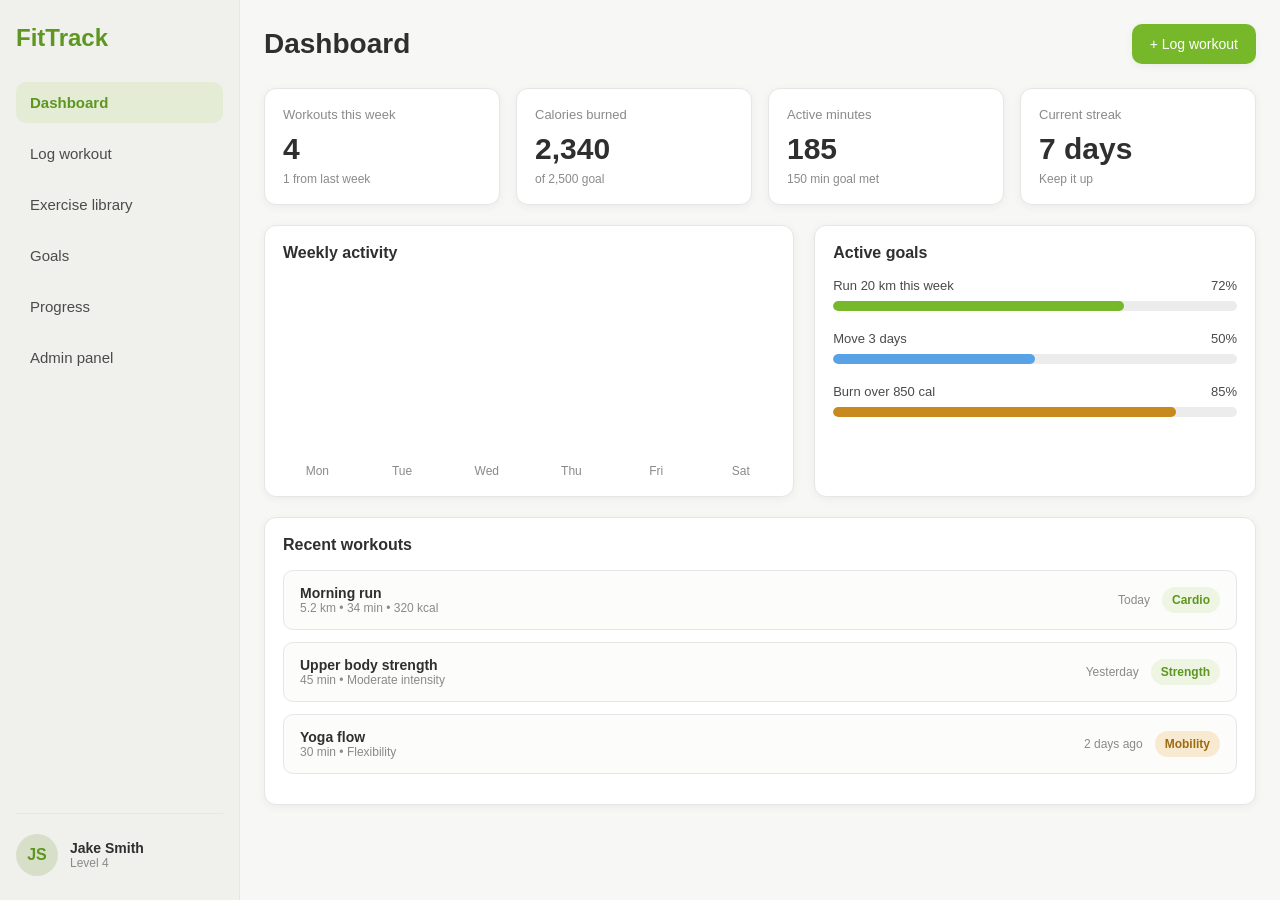
<file: index.html>
<!DOCTYPE html>
<html lang="en">
<head>
  <meta charset="UTF-8" />
  <meta name="viewport" content="width=device-width, initial-scale=1.0" />
  <title>FitTrack Dashboard</title>
  <link rel="stylesheet" href="style.css" />
</head>
<body>
  <div class="app">
    <aside class="sidebar">
      <div>
        <div class="logo">FitTrack</div>
        <ul class="nav">
          <li><a href="index.html" class="active">Dashboard</a></li>
          <li><a href="logout.html">Log workout</a></li>
          <li><a href="exercise.html">Exercise library</a></li>
          <li><a href="goal.html">Goals</a></li>
          <li><a href="progress.html">Progress</a></li>
          <li><a href="admin.html">Admin panel</a></li>
        </ul>
      </div>

      <div class="profile">
        <div class="avatar">JS</div>
        <div class="profile-info">
          <h4>Jake Smith</h4>
          <p>Level 4</p>
        </div>
      </div>
    </aside>

    <main class="main">
      <div class="topbar">
        <h1>Dashboard</h1>
        <button class="btn" id="logWorkoutBtn">+ Log workout</button>
      </div>

      <section class="stats">
        <div class="card">
          <div class="stat-title">Workouts this week</div>
          <div class="stat-value">4</div>
          <div class="stat-sub">1 from last week</div>
        </div>

        <div class="card">
          <div class="stat-title">Calories burned</div>
          <div class="stat-value">2,340</div>
          <div class="stat-sub">of 2,500 goal</div>
        </div>

        <div class="card">
          <div class="stat-title">Active minutes</div>
          <div class="stat-value">185</div>
          <div class="stat-sub">150 min goal met</div>
        </div>

        <div class="card">
          <div class="stat-title">Current streak</div>
          <div class="stat-value">7 days</div>
          <div class="stat-sub">Keep it up</div>
        </div>
      </section>

      <section class="content-grid">
        <div class="card">
          <div class="section-title">Weekly activity</div>
          <div class="bar-chart">
            <div class="bar-group">
              <div class="bar light" style="height: 35%;"></div>
              <div class="day">Mon</div>
            </div>
            <div class="bar-group">
              <div class="bar" style="height: 68%;"></div>
              <div class="day">Tue</div>
            </div>
            <div class="bar-group">
              <div class="bar light" style="height: 18%;"></div>
              <div class="day">Wed</div>
            </div>
            <div class="bar-group">
              <div class="bar" style="height: 82%;"></div>
              <div class="day">Thu</div>
            </div>
            <div class="bar-group">
              <div class="bar" style="height: 60%;"></div>
              <div class="day">Fri</div>
            </div>
            <div class="bar-group">
              <div class="bar light" style="height: 12%;"></div>
              <div class="day">Sat</div>
            </div>
          </div>
        </div>

        <div class="card">
          <div class="section-title">Active goals</div>

          <div class="goal-row">
            <div class="goal-header">
              <span>Run 20 km this week</span>
              <span>72%</span>
            </div>
            <div class="progress">
              <div class="progress-fill green" style="width: 72%;"></div>
            </div>
          </div>

          <div class="goal-row">
            <div class="goal-header">
              <span>Move 3 days</span>
              <span>50%</span>
            </div>
            <div class="progress">
              <div class="progress-fill blue" style="width: 50%;"></div>
            </div>
          </div>

          <div class="goal-row">
            <div class="goal-header">
              <span>Burn over 850 cal</span>
              <span>85%</span>
            </div>
            <div class="progress">
              <div class="progress-fill orange" style="width: 85%;"></div>
            </div>
          </div>
        </div>
      </section>

      <section class="card workouts">
        <div class="section-title">Recent workouts</div>

        <div class="workout-item">
          <div>
            <div class="workout-name">Morning run</div>
            <div class="workout-meta">5.2 km • 34 min • 320 kcal</div>
          </div>
          <div class="workout-meta">Today</div>
          <div class="tag">Cardio</div>
        </div>

        <div class="workout-item">
          <div>
            <div class="workout-name">Upper body strength</div>
            <div class="workout-meta">45 min • Moderate intensity</div>
          </div>
          <div class="workout-meta">Yesterday</div>
          <div class="tag">Strength</div>
        </div>

        <div class="workout-item">
          <div>
            <div class="workout-name">Yoga flow</div>
            <div class="workout-meta">30 min • Flexibility</div>
          </div>
          <div class="workout-meta">2 days ago</div>
          <div class="tag orange-tag">Mobility</div>
        </div>
      </section>
    </main>
  </div>

  <script src="script.js"></script>
</body>
</html>
</file>
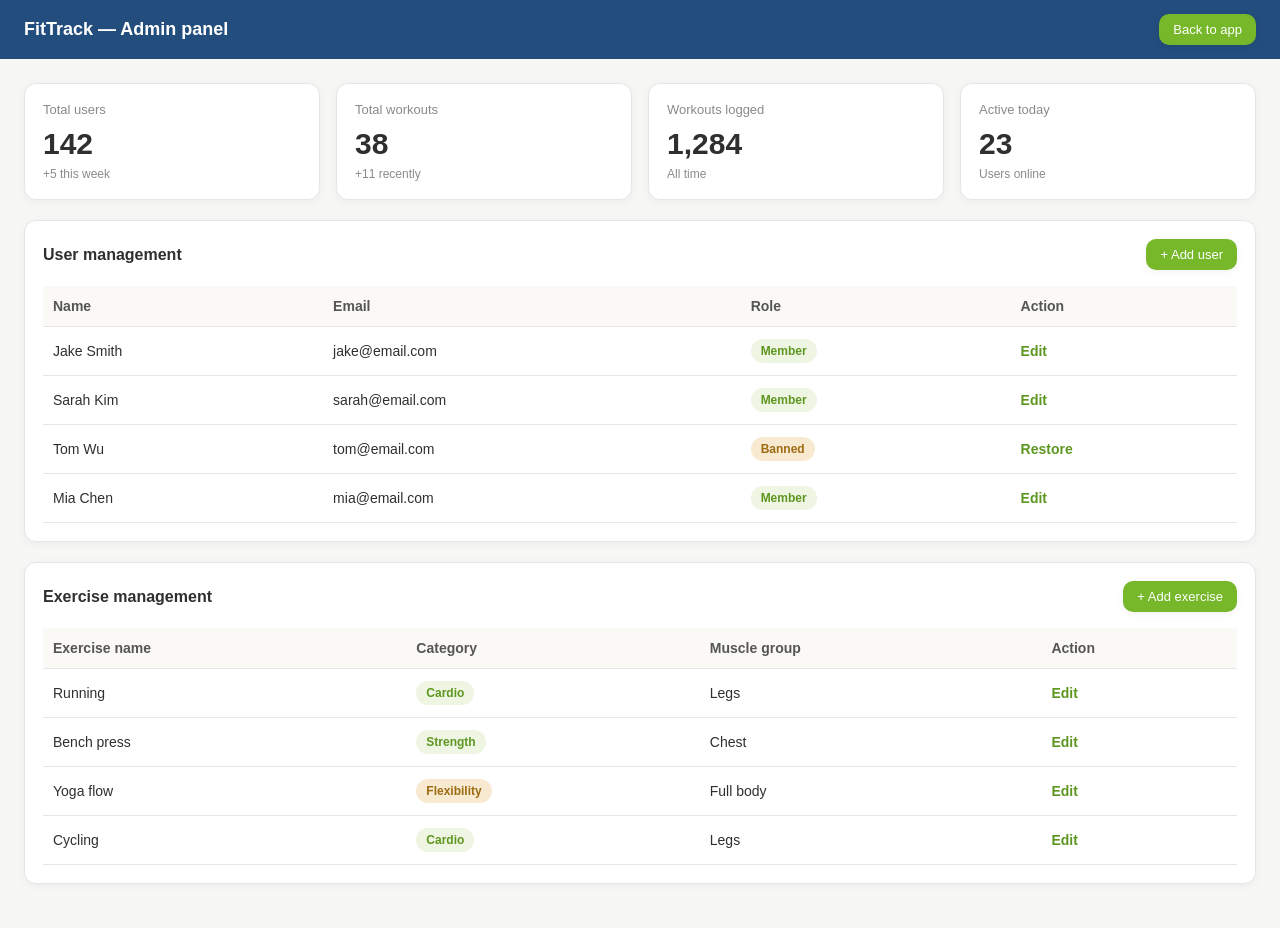
<file: admin.html>
<!DOCTYPE html>
<html lang="en">
<head>
  <meta charset="UTF-8" />
  <meta name="viewport" content="width=device-width, initial-scale=1.0" />
  <title>FitTrack - Admin Panel</title>
  <link rel="stylesheet" href="admin.css" />
</head>
<body>
  <div class="admin-page">
    <header class="admin-header">
      <div class="admin-title">FitTrack — Admin panel</div>
      <a href="index.html" class="btn small-btn">Back to app</a>
    </header>

    <main class="admin-main">
      <section class="stats">
        <div class="card">
          <div class="stat-title">Total users</div>
          <div class="stat-value">142</div>
          <div class="stat-sub">+5 this week</div>
        </div>
        <div class="card">
          <div class="stat-title">Total workouts</div>
          <div class="stat-value">38</div>
          <div class="stat-sub">+11 recently</div>
        </div>
        <div class="card">
          <div class="stat-title">Workouts logged</div>
          <div class="stat-value">1,284</div>
          <div class="stat-sub">All time</div>
        </div>
        <div class="card">
          <div class="stat-title">Active today</div>
          <div class="stat-value">23</div>
          <div class="stat-sub">Users online</div>
        </div>
      </section>

      <section class="card admin-section">
        <div class="section-header">
          <h2>User management</h2>
          <button class="btn small-btn">+ Add user</button>
        </div>

        <div class="table-wrap">
          <table>
            <thead>
              <tr>
                <th>Name</th>
                <th>Email</th>
                <th>Role</th>
                <th>Action</th>
              </tr>
            </thead>
            <tbody>
              <tr>
                <td>Jake Smith</td>
                <td>jake@email.com</td>
                <td><span class="tag">Member</span></td>
                <td><a href="#" class="table-link">Edit</a></td>
              </tr>
              <tr>
                <td>Sarah Kim</td>
                <td>sarah@email.com</td>
                <td><span class="tag">Member</span></td>
                <td><a href="#" class="table-link">Edit</a></td>
              </tr>
              <tr>
                <td>Tom Wu</td>
                <td>tom@email.com</td>
                <td><span class="tag orange-tag">Banned</span></td>
                <td><a href="#" class="table-link">Restore</a></td>
              </tr>
              <tr>
                <td>Mia Chen</td>
                <td>mia@email.com</td>
                <td><span class="tag">Member</span></td>
                <td><a href="#" class="table-link">Edit</a></td>
              </tr>
            </tbody>
          </table>
        </div>
      </section>

      <section class="card admin-section">
        <div class="section-header">
          <h2>Exercise management</h2>
          <button class="btn small-btn">+ Add exercise</button>
        </div>

        <div class="table-wrap">
          <table>
            <thead>
              <tr>
                <th>Exercise name</th>
                <th>Category</th>
                <th>Muscle group</th>
                <th>Action</th>
              </tr>
            </thead>
            <tbody>
              <tr>
                <td>Running</td>
                <td><span class="tag">Cardio</span></td>
                <td>Legs</td>
                <td><a href="#" class="table-link">Edit</a></td>
              </tr>
              <tr>
                <td>Bench press</td>
                <td><span class="tag">Strength</span></td>
                <td>Chest</td>
                <td><a href="#" class="table-link">Edit</a></td>
              </tr>
              <tr>
                <td>Yoga flow</td>
                <td><span class="tag orange-tag">Flexibility</span></td>
                <td>Full body</td>
                <td><a href="#" class="table-link">Edit</a></td>
              </tr>
              <tr>
                <td>Cycling</td>
                <td><span class="tag">Cardio</span></td>
                <td>Legs</td>
                <td><a href="#" class="table-link">Edit</a></td>
              </tr>
            </tbody>
          </table>
        </div>
      </section>
    </main>
  </div>
</body>
</html>
</file>
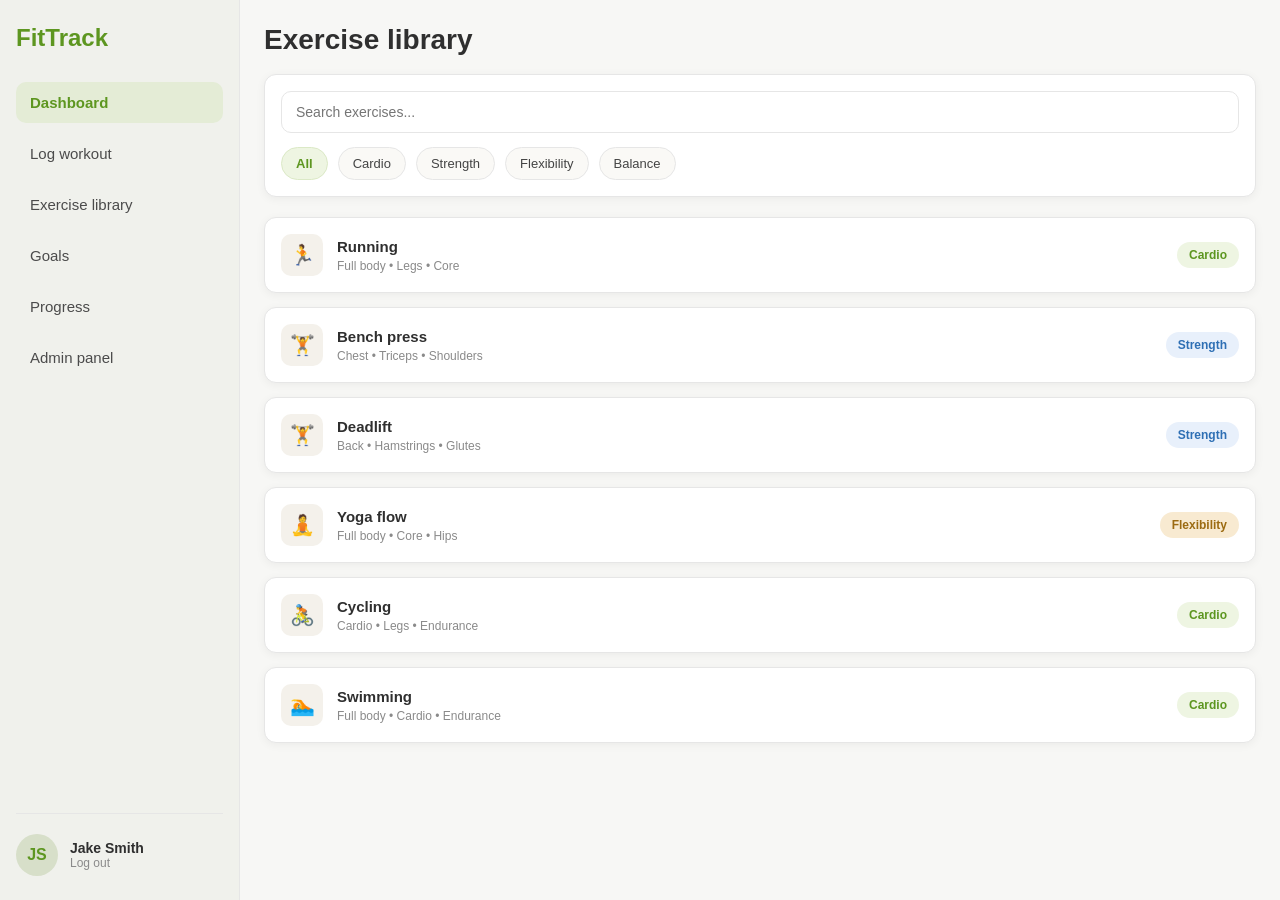
<file: exercise.html>
<!DOCTYPE html>
<html lang="en">
<head>
  <meta charset="UTF-8" />
  <meta name="viewport" content="width=device-width, initial-scale=1.0" />
  <title>FitTrack - Exercise Library</title>
  <link rel="stylesheet" href="exercise.css" />
</head>
<body>
  <div class="app">
    <aside class="sidebar">
      <div>
        <div class="logo">FitTrack</div>
        <ul class="nav">
          <li><a href="index.html" class="active">Dashboard</a></li>
          <li><a href="logout.html">Log workout</a></li>
          <li><a href="exercise.html">Exercise library</a></li>
          <li><a href="goal.html">Goals</a></li>
          <li><a href="progress.html">Progress</a></li>
          <li><a href="admin.html">Admin panel</a></li>
        </ul>
      </div>

      <div class="profile">
        <div class="avatar">JS</div>
        <div>
          <h4>Jake Smith</h4>
          <p>Log out</p>
        </div>
      </div>
    </aside>

    <main class="main">
      <div class="topbar">
        <h1>Exercise library</h1>
      </div>

      <section class="filters card">
        <input type="text" placeholder="Search exercises..." class="search-input" />

        <div class="filter-tags">
          <button class="filter-btn active">All</button>
          <button class="filter-btn">Cardio</button>
          <button class="filter-btn">Strength</button>
          <button class="filter-btn">Flexibility</button>
          <button class="filter-btn">Balance</button>
        </div>
      </section>

      <section class="exercise-list">
        <div class="exercise-item card">
          <div class="exercise-left">
            <div class="exercise-icon">🏃</div>
            <div>
              <div class="exercise-name">Running</div>
              <div class="exercise-meta">Full body • Legs • Core</div>
            </div>
          </div>
          <div class="tag cardio">Cardio</div>
        </div>

        <div class="exercise-item card">
          <div class="exercise-left">
            <div class="exercise-icon">🏋️</div>
            <div>
              <div class="exercise-name">Bench press</div>
              <div class="exercise-meta">Chest • Triceps • Shoulders</div>
            </div>
          </div>
          <div class="tag strength">Strength</div>
        </div>

        <div class="exercise-item card">
          <div class="exercise-left">
            <div class="exercise-icon">🏋️</div>
            <div>
              <div class="exercise-name">Deadlift</div>
              <div class="exercise-meta">Back • Hamstrings • Glutes</div>
            </div>
          </div>
          <div class="tag strength">Strength</div>
        </div>

        <div class="exercise-item card">
          <div class="exercise-left">
            <div class="exercise-icon">🧘</div>
            <div>
              <div class="exercise-name">Yoga flow</div>
              <div class="exercise-meta">Full body • Core • Hips</div>
            </div>
          </div>
          <div class="tag flexibility">Flexibility</div>
        </div>

        <div class="exercise-item card">
          <div class="exercise-left">
            <div class="exercise-icon">🚴</div>
            <div>
              <div class="exercise-name">Cycling</div>
              <div class="exercise-meta">Cardio • Legs • Endurance</div>
            </div>
          </div>
          <div class="tag cardio">Cardio</div>
        </div>

        <div class="exercise-item card">
          <div class="exercise-left">
            <div class="exercise-icon">🏊</div>
            <div>
              <div class="exercise-name">Swimming</div>
              <div class="exercise-meta">Full body • Cardio • Endurance</div>
            </div>
          </div>
          <div class="tag cardio">Cardio</div>
        </div>
      </section>
    </main>
  </div>
</body>
</html>
</file>
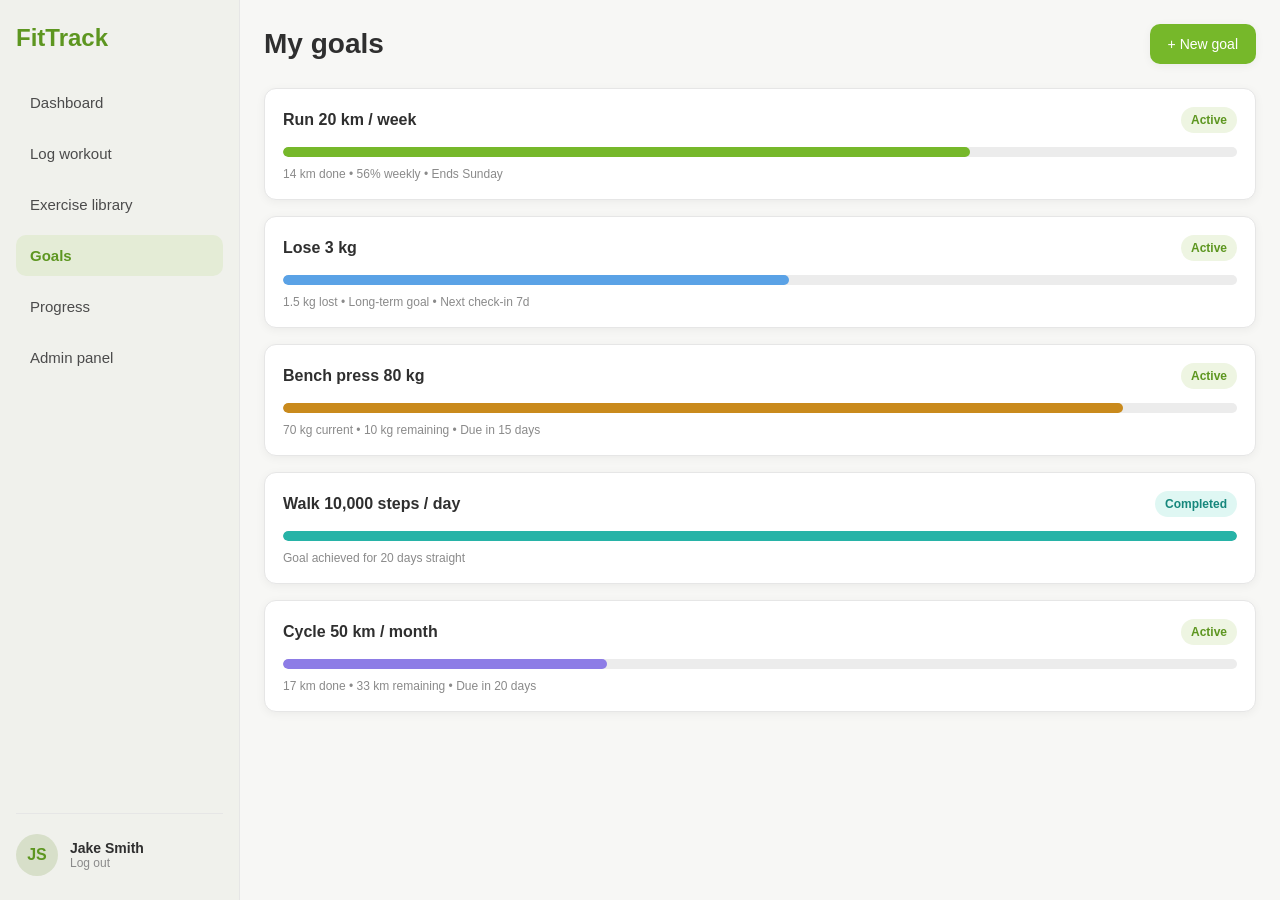
<file: goal.html>
<!DOCTYPE html>
<html lang="en">
<head>
  <meta charset="UTF-8" />
  <meta name="viewport" content="width=device-width, initial-scale=1.0" />
  <title>FitTrack - My Goals</title>
  <link rel="stylesheet" href="goal.css" />
</head>
<body>
  <div class="app">
    <aside class="sidebar">
      <div>
        <div class="logo">FitTrack</div>
        <ul class="nav">
          <li><a href="index.html">Dashboard</a></li>
          <li><a href="logout.html">Log workout</a></li>
          <li><a href="exercise.html">Exercise library</a></li>
          <li><a href="goal.html" class="active">Goals</a></li>
          <li><a href="progress.html">Progress</a></li>
          <li><a href="admin.html">Admin panel</a></li>
        </ul>
      </div>

      <div class="profile">
        <div class="avatar">JS</div>
        <div>
          <h4>Jake Smith</h4>
          <p>Log out</p>
        </div>
      </div>
    </aside>

    <main class="main">
      <div class="topbar">
        <h1>My goals</h1>
        <a href="#" class="btn">+ New goal</a>
      </div>

      <section class="goals-list">
        <div class="goal-card card">
          <div class="goal-head">
            <h3>Run 20 km / week</h3>
            <span class="status active">Active</span>
          </div>
          <div class="progress">
            <div class="progress-fill green" style="width: 72%;"></div>
          </div>
          <p class="goal-meta">14 km done • 56% weekly • Ends Sunday</p>
        </div>

        <div class="goal-card card">
          <div class="goal-head">
            <h3>Lose 3 kg</h3>
            <span class="status active">Active</span>
          </div>
          <div class="progress">
            <div class="progress-fill blue" style="width: 53%;"></div>
          </div>
          <p class="goal-meta">1.5 kg lost • Long-term goal • Next check-in 7d</p>
        </div>

        <div class="goal-card card">
          <div class="goal-head">
            <h3>Bench press 80 kg</h3>
            <span class="status active">Active</span>
          </div>
          <div class="progress">
            <div class="progress-fill orange" style="width: 88%;"></div>
          </div>
          <p class="goal-meta">70 kg current • 10 kg remaining • Due in 15 days</p>
        </div>

        <div class="goal-card card">
          <div class="goal-head">
            <h3>Walk 10,000 steps / day</h3>
            <span class="status completed">Completed</span>
          </div>
          <div class="progress">
            <div class="progress-fill teal" style="width: 100%;"></div>
          </div>
          <p class="goal-meta">Goal achieved for 20 days straight</p>
        </div>

        <div class="goal-card card">
          <div class="goal-head">
            <h3>Cycle 50 km / month</h3>
            <span class="status active">Active</span>
          </div>
          <div class="progress">
            <div class="progress-fill purple" style="width: 34%;"></div>
          </div>
          <p class="goal-meta">17 km done • 33 km remaining • Due in 20 days</p>
        </div>
      </section>
    </main>
  </div>
</body>
</html>
</file>
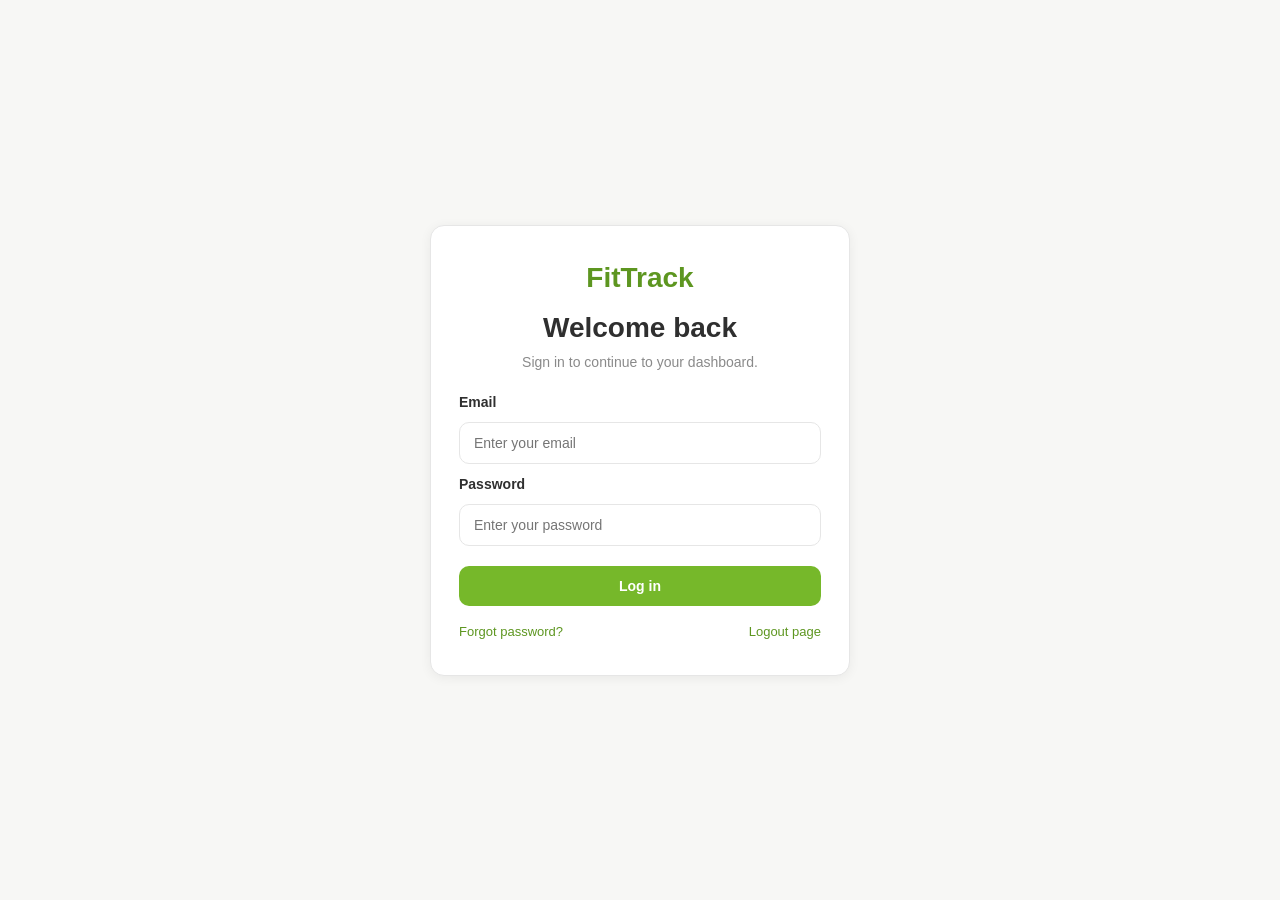
<file: login.html>
<!DOCTYPE html>
<html lang="en">
<head>
  <meta charset="UTF-8" />
  <meta name="viewport" content="width=device-width, initial-scale=1.0" />
  <title>FitTrack - Login</title>
  <link rel="stylesheet" href="login.css" />
</head>
<body>
  <div class="login-wrapper">
    <div class="login-card">
      <div class="logo">FitTrack</div>
      <h1>Welcome back</h1>
      <p>Sign in to continue to your dashboard.</p>

      <form action="index.html" method="get" class="login-form">
        <label for="email">Email</label>
        <input type="email" id="email" name="email" placeholder="Enter your email" required />

        <label for="password">Password</label>
        <input type="password" id="password" name="password" placeholder="Enter your password" required />

        <button type="submit" class="btn">Log in</button>
      </form>

      <div class="login-links">
        <a href="#">Forgot password?</a>
        <a href="logout.html">Logout page</a>
      </div>
    </div>
  </div>
</body>
</html>
</file>
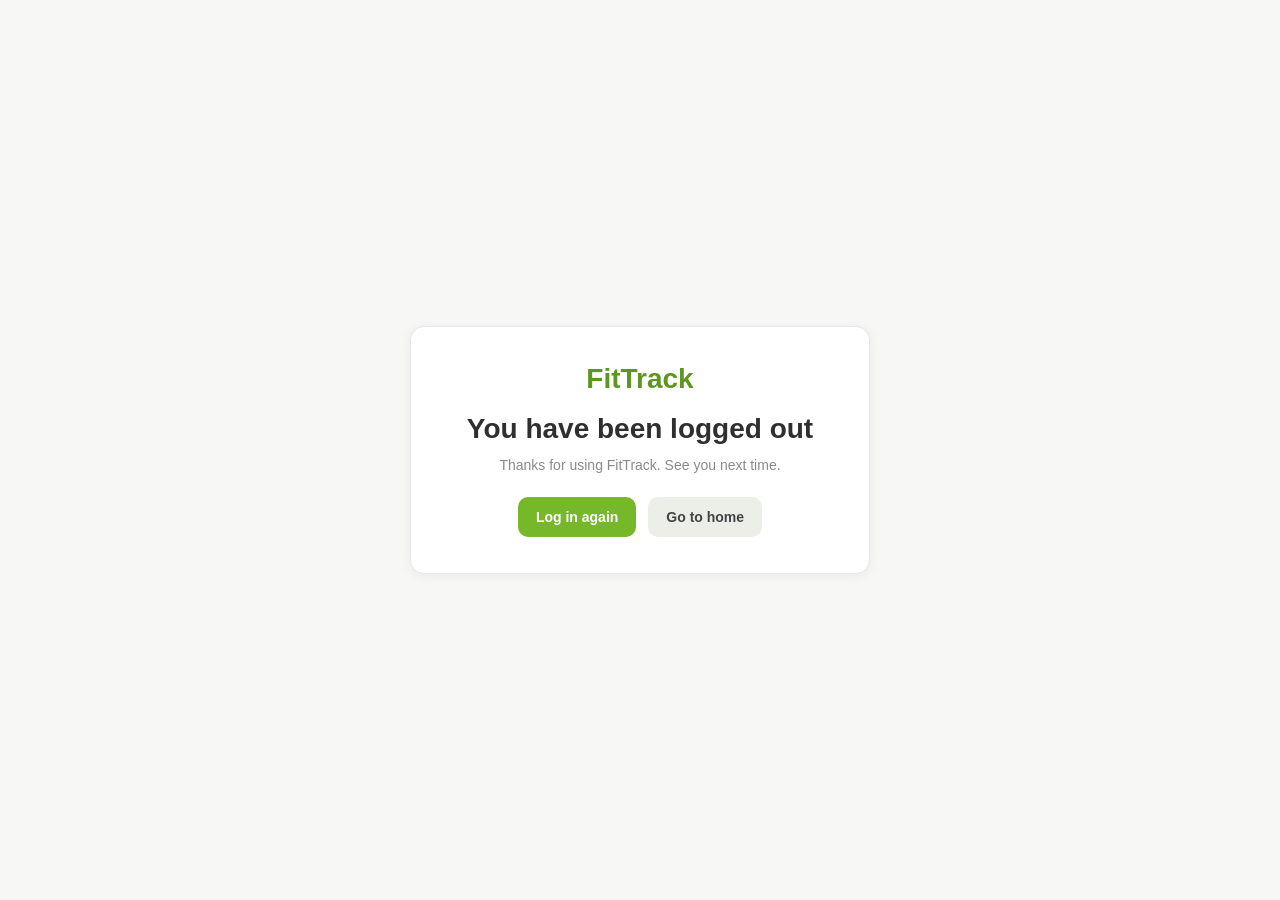
<file: logout.html>
<!DOCTYPE html>
<html lang="en">
<head>
  <meta charset="UTF-8" />
  <meta name="viewport" content="width=device-width, initial-scale=1.0" />
  <title>FitTrack - Logout</title>
  <link rel="stylesheet" href="logout.css" />
</head>
<body>
  <div class="logout-wrapper">
    <div class="logout-card">
      <div class="logo">FitTrack</div>
      <h1>You have been logged out</h1>
      <p>Thanks for using FitTrack. See you next time.</p>

      <div class="logout-actions">
        <a href="login.html" class="btn">Log in again</a>
        <a href="index.html" class="btn secondary-btn">Go to home</a>
      </div>
    </div>
  </div>
</body>
</html>
</file>
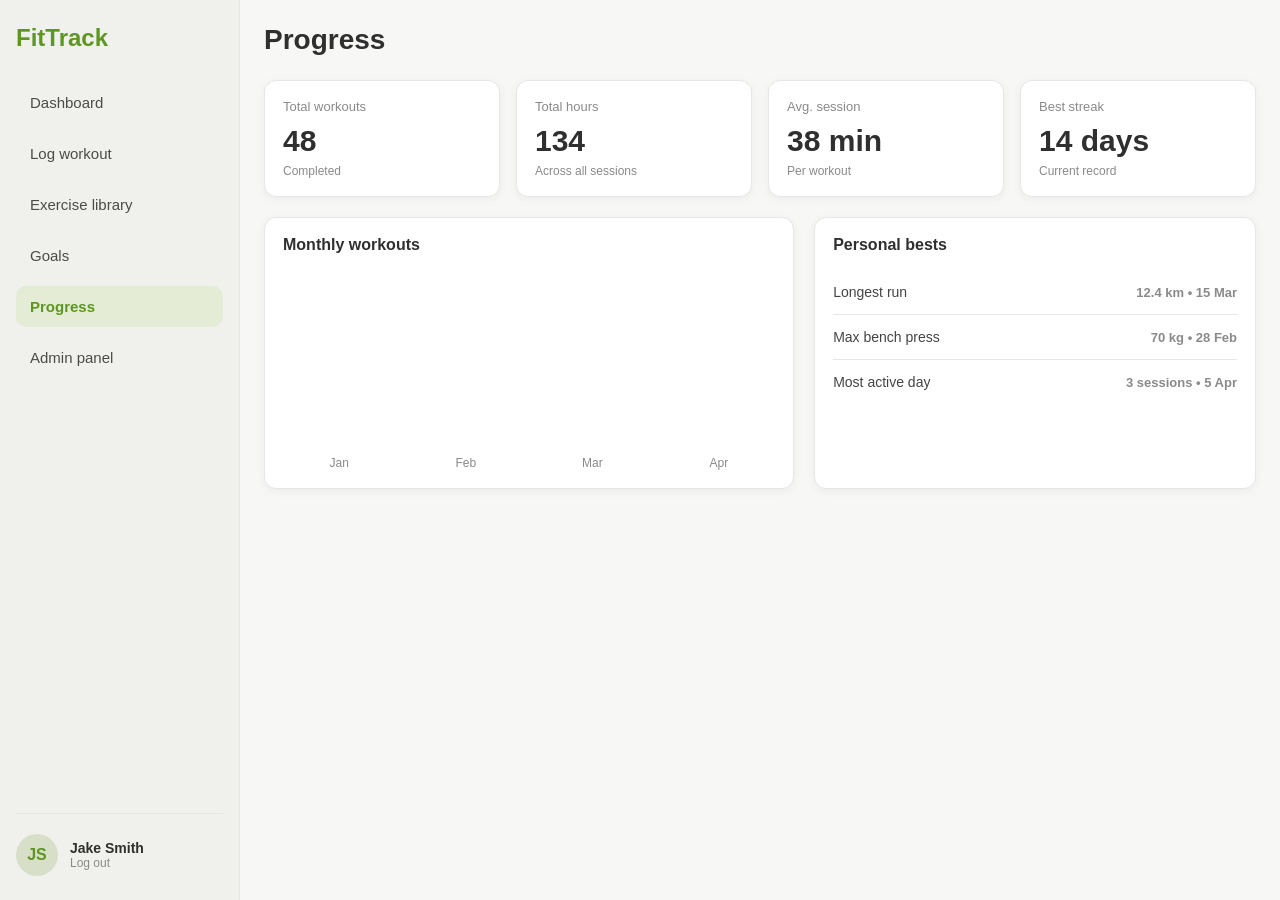
<file: progress.html>
<!DOCTYPE html>
<html lang="en">
<head>
  <meta charset="UTF-8" />
  <meta name="viewport" content="width=device-width, initial-scale=1.0" />
  <title>FitTrack - Progress</title>
  <link rel="stylesheet" href="progress.css" />
</head>
<body>
  <div class="app">
    <aside class="sidebar">
      <div>
        <div class="logo">FitTrack</div>
        <ul class="nav">
          <li><a href="index.html">Dashboard</a></li>
          <li><a href="logout.html">Log workout</a></li>
          <li><a href="exercise.html">Exercise library</a></li>
          <li><a href="goal.html">Goals</a></li>
          <li><a href="progress.html" class="active">Progress</a></li>
          <li><a href="admin.html">Admin panel</a></li>
        </ul>
      </div>

      <div class="profile">
        <div class="avatar">JS</div>
        <div>
          <h4>Jake Smith</h4>
          <p>Log out</p>
        </div>
      </div>
    </aside>

    <main class="main">
      <div class="topbar">
        <h1>Progress</h1>
      </div>

      <section class="stats">
        <div class="card">
          <div class="stat-title">Total workouts</div>
          <div class="stat-value">48</div>
          <div class="stat-sub">Completed</div>
        </div>
        <div class="card">
          <div class="stat-title">Total hours</div>
          <div class="stat-value">134</div>
          <div class="stat-sub">Across all sessions</div>
        </div>
        <div class="card">
          <div class="stat-title">Avg. session</div>
          <div class="stat-value">38 min</div>
          <div class="stat-sub">Per workout</div>
        </div>
        <div class="card">
          <div class="stat-title">Best streak</div>
          <div class="stat-value">14 days</div>
          <div class="stat-sub">Current record</div>
        </div>
      </section>

      <section class="content-grid">
        <div class="card">
          <div class="section-title">Monthly workouts</div>
          <div class="bar-chart">
            <div class="bar-group">
              <div class="bar" style="height: 52%;"></div>
              <div class="month">Jan</div>
            </div>
            <div class="bar-group">
              <div class="bar" style="height: 40%;"></div>
              <div class="month">Feb</div>
            </div>
            <div class="bar-group">
              <div class="bar" style="height: 72%;"></div>
              <div class="month">Mar</div>
            </div>
            <div class="bar-group">
              <div class="bar" style="height: 90%;"></div>
              <div class="month">Apr</div>
            </div>
          </div>
        </div>

        <div class="card">
          <div class="section-title">Personal bests</div>

          <div class="record-item">
            <span>Longest run</span>
            <strong>12.4 km • 15 Mar</strong>
          </div>

          <div class="record-item">
            <span>Max bench press</span>
            <strong>70 kg • 28 Feb</strong>
          </div>

          <div class="record-item">
            <span>Most active day</span>
            <strong>3 sessions • 5 Apr</strong>
          </div>
        </div>
      </section>
    </main>
  </div>
</body>
</html>
</file>
<file: style.css>
* {
  box-sizing: border-box;
  margin: 0;
  padding: 0;
}

:root {
  --bg: #f7f7f5;
  --panel: #ffffff;
  --sidebar: #f0f1ec;
  --text: #2f2f2f;
  --muted: #8a8a8a;
  --border: #e6e6e6;
  --green: #76b82a;
  --green-dark: #5d9620;
  --blue: #5aa2e6;
  --orange: #c98a1d;
  --shadow: 0 2px 10px rgba(0, 0, 0, 0.05);
  --radius: 12px;
}

body {
  font-family: Arial, Helvetica, sans-serif;
  background: var(--bg);
  color: var(--text);
}

.app {
  display: grid;
  grid-template-columns: 240px 1fr;
  min-height: 100vh;
}

.sidebar {
  background: var(--sidebar);
  border-right: 1px solid var(--border);
  display: flex;
  flex-direction: column;
  justify-content: space-between;
  padding: 24px 16px;
}

.logo {
  font-size: 24px;
  font-weight: 700;
  color: var(--green-dark);
  margin-bottom: 30px;
}

.nav {
  list-style: none;
}

.nav li {
  margin-bottom: 10px;
}

.nav a {
  display: block;
  text-decoration: none;
  color: #4b4b4b;
  padding: 12px 14px;
  border-radius: 10px;
  transition: 0.2s;
  font-size: 15px;
}

.nav a:hover,
.nav a.active {
  background: #e4ecd6;
  color: var(--green-dark);
  font-weight: 600;
}

.profile {
  display: flex;
  align-items: center;
  gap: 12px;
  padding-top: 20px;
  border-top: 1px solid var(--border);
}

.avatar {
  width: 42px;
  height: 42px;
  border-radius: 50%;
  background: #d7dfc9;
  display: flex;
  align-items: center;
  justify-content: center;
  color: var(--green-dark);
  font-weight: bold;
}

.profile-info h4 {
  font-size: 14px;
}

.profile-info p {
  font-size: 12px;
  color: var(--muted);
}

.main {
  padding: 24px;
}

.topbar {
  display: flex;
  align-items: center;
  justify-content: space-between;
  margin-bottom: 24px;
}

.topbar h1 {
  font-size: 28px;
  font-weight: 700;
}

.btn {
  background: var(--green);
  color: white;
  border: none;
  border-radius: 10px;
  padding: 12px 18px;
  font-size: 14px;
  cursor: pointer;
  box-shadow: var(--shadow);
}

.btn:hover {
  background: var(--green-dark);
}

.stats {
  display: grid;
  grid-template-columns: repeat(4, 1fr);
  gap: 16px;
  margin-bottom: 20px;
}

.card {
  background: var(--panel);
  border: 1px solid var(--border);
  border-radius: var(--radius);
  padding: 18px;
  box-shadow: var(--shadow);
}

.stat-title {
  font-size: 13px;
  color: var(--muted);
  margin-bottom: 10px;
}

.stat-value {
  font-size: 30px;
  font-weight: 700;
  margin-bottom: 6px;
}

.stat-sub {
  font-size: 12px;
  color: var(--muted);
}

.content-grid {
  display: grid;
  grid-template-columns: 1.2fr 1fr;
  gap: 20px;
  margin-bottom: 20px;
}

.section-title {
  font-size: 16px;
  font-weight: 700;
  margin-bottom: 16px;
}

.bar-chart {
  display: flex;
  align-items: flex-end;
  gap: 16px;
  height: 200px;
  padding-top: 10px;
}

.bar-group {
  flex: 1;
  text-align: center;
}

.bar {
  width: 100%;
  max-width: 42px;
  margin: 0 auto 10px;
  background: var(--green);
  border-radius: 8px 8px 0 0;
  box-shadow: inset 0 -4px 0 rgba(0, 0, 0, 0.05);
}

.bar.light {
  background: #b8d88d;
}

.day {
  font-size: 12px;
  color: var(--muted);
}

.goal-row {
  margin-bottom: 20px;
}

.goal-header {
  display: flex;
  justify-content: space-between;
  font-size: 13px;
  margin-bottom: 8px;
  color: #4a4a4a;
}

.progress {
  width: 100%;
  height: 10px;
  background: #ececec;
  border-radius: 999px;
  overflow: hidden;
}

.progress-fill {
  height: 100%;
  border-radius: 999px;
}

.green {
  background: var(--green);
}

.blue {
  background: var(--blue);
}

.orange {
  background: var(--orange);
}

.workouts .workout-item {
  display: grid;
  grid-template-columns: 1fr auto auto;
  gap: 12px;
  align-items: center;
  padding: 14px 16px;
  border: 1px solid var(--border);
  border-radius: 10px;
  margin-bottom: 12px;
  background: #fcfcfb;
}

.workout-name {
  font-size: 14px;
  font-weight: 600;
}

.workout-meta {
  font-size: 12px;
  color: var(--muted);
}

.tag {
  font-size: 12px;
  padding: 6px 10px;
  border-radius: 999px;
  background: #eef5e2;
  color: var(--green-dark);
  font-weight: 600;
}

.tag.orange-tag {
  background: #f8ead1;
  color: #9c6b12;
}

@media (max-width: 1000px) {
  .stats {
    grid-template-columns: repeat(2, 1fr);
  }

  .content-grid {
    grid-template-columns: 1fr;
  }
}

@media (max-width: 700px) {
  .app {
    grid-template-columns: 1fr;
  }

  .sidebar {
    display: none;
  }

  .stats {
    grid-template-columns: 1fr;
  }

  .workouts .workout-item {
    grid-template-columns: 1fr;
  }

  .topbar {
    flex-direction: column;
    align-items: flex-start;
    gap: 12px;
  }
}
</file>
<file: admin.css>
* {
  box-sizing: border-box;
  margin: 0;
  padding: 0;
}

:root {
  --bg: #f7f7f5;
  --panel: #ffffff;
  --text: #2f2f2f;
  --muted: #8a8a8a;
  --border: #e6e6e6;
  --green: #76b82a;
  --green-dark: #5d9620;
  --blue-dark: #234d7d;
  --orange: #c98a1d;
  --shadow: 0 2px 10px rgba(0, 0, 0, 0.05);
  --radius: 12px;
}

body {
  font-family: Arial, Helvetica, sans-serif;
  background: var(--bg);
  color: var(--text);
}

.admin-page {
  min-height: 100vh;
}

.admin-header {
  display: flex;
  align-items: center;
  justify-content: space-between;
  background: var(--blue-dark);
  color: white;
  padding: 14px 24px;
}

.admin-title {
  font-size: 18px;
  font-weight: 700;
}

.admin-main {
  padding: 24px;
}

.btn {
  display: inline-block;
  text-decoration: none;
  background: var(--green);
  color: white;
  border: none;
  border-radius: 10px;
  padding: 12px 18px;
  font-size: 14px;
  cursor: pointer;
  box-shadow: var(--shadow);
}

.btn:hover {
  background: var(--green-dark);
}

.small-btn {
  padding: 8px 14px;
  font-size: 13px;
}

.stats {
  display: grid;
  grid-template-columns: repeat(4, 1fr);
  gap: 16px;
  margin-bottom: 20px;
}

.card {
  background: var(--panel);
  border: 1px solid var(--border);
  border-radius: var(--radius);
  padding: 18px;
  box-shadow: var(--shadow);
}

.stat-title {
  font-size: 13px;
  color: var(--muted);
  margin-bottom: 10px;
}

.stat-value {
  font-size: 30px;
  font-weight: 700;
  margin-bottom: 6px;
}

.stat-sub {
  font-size: 12px;
  color: var(--muted);
}

.admin-section {
  margin-bottom: 20px;
}

.section-header {
  display: flex;
  align-items: center;
  justify-content: space-between;
  margin-bottom: 16px;
}

.section-header h2 {
  font-size: 16px;
  font-weight: 700;
}

.table-wrap {
  overflow-x: auto;
}

table {
  width: 100%;
  border-collapse: collapse;
  background: white;
}

th,
td {
  text-align: left;
  padding: 12px 10px;
  border-bottom: 1px solid var(--border);
  font-size: 14px;
}

th {
  color: #555;
  background: #faf9f6;
}

.table-link {
  color: var(--green-dark);
  text-decoration: none;
  font-weight: 600;
}

.table-link:hover {
  text-decoration: underline;
}

.tag {
  display: inline-block;
  font-size: 12px;
  padding: 5px 10px;
  border-radius: 999px;
  background: #eef5e2;
  color: var(--green-dark);
  font-weight: 600;
}

.tag.orange-tag {
  background: #f8ead1;
  color: #9c6b12;
}

@media (max-width: 1000px) {
  .stats {
    grid-template-columns: repeat(2, 1fr);
  }
}

@media (max-width: 700px) {
  .stats {
    grid-template-columns: 1fr;
  }

  .admin-header,
  .section-header {
    flex-direction: column;
    align-items: flex-start;
    gap: 12px;
  }
}
</file>
<file: exercise.css>
* {
  box-sizing: border-box;
  margin: 0;
  padding: 0;
}

:root {
  --bg: #f7f7f5;
  --panel: #ffffff;
  --sidebar: #f0f1ec;
  --text: #2f2f2f;
  --muted: #8a8a8a;
  --border: #e6e6e6;
  --green: #76b82a;
  --green-dark: #5d9620;
  --orange: #c98a1d;
  --pink: #d8b4d8;
  --purple: #b89bd9;
  --shadow: 0 2px 10px rgba(0, 0, 0, 0.05);
  --radius: 12px;
}

body {
  font-family: Arial, Helvetica, sans-serif;
  background: var(--bg);
  color: var(--text);
}

.app {
  display: grid;
  grid-template-columns: 240px 1fr;
  min-height: 100vh;
}

.sidebar {
  background: var(--sidebar);
  border-right: 1px solid var(--border);
  display: flex;
  flex-direction: column;
  justify-content: space-between;
  padding: 24px 16px;
}

.logo {
  font-size: 24px;
  font-weight: 700;
  color: var(--green-dark);
  margin-bottom: 30px;
}

.nav {
  list-style: none;
}

.nav li {
  margin-bottom: 10px;
}

.nav a {
  display: block;
  text-decoration: none;
  color: #4b4b4b;
  padding: 12px 14px;
  border-radius: 10px;
  transition: 0.2s;
  font-size: 15px;
}

.nav a:hover,
.nav a.active {
  background: #e4ecd6;
  color: var(--green-dark);
  font-weight: 600;
}

.profile {
  display: flex;
  align-items: center;
  gap: 12px;
  padding-top: 20px;
  border-top: 1px solid var(--border);
}

.profile h4 {
  font-size: 14px;
}

.profile p {
  font-size: 12px;
  color: var(--muted);
}

.avatar {
  width: 42px;
  height: 42px;
  border-radius: 50%;
  background: #d7dfc9;
  display: flex;
  align-items: center;
  justify-content: center;
  color: var(--green-dark);
  font-weight: bold;
}

.main {
  padding: 24px;
}

.topbar {
  margin-bottom: 18px;
}

.topbar h1 {
  font-size: 28px;
  font-weight: 700;
}

.card {
  background: var(--panel);
  border: 1px solid var(--border);
  border-radius: var(--radius);
  padding: 16px;
  box-shadow: var(--shadow);
}

.filters {
  margin-bottom: 20px;
}

.search-input {
  width: 100%;
  padding: 12px 14px;
  border: 1px solid var(--border);
  border-radius: 10px;
  font-size: 14px;
  margin-bottom: 14px;
  outline: none;
}

.search-input:focus {
  border-color: var(--green);
}

.filter-tags {
  display: flex;
  gap: 10px;
  flex-wrap: wrap;
}

.filter-btn {
  border: 1px solid var(--border);
  background: #faf9f6;
  color: #444;
  padding: 8px 14px;
  border-radius: 999px;
  font-size: 13px;
  cursor: pointer;
}

.filter-btn.active {
  background: #eef5e2;
  color: var(--green-dark);
  border-color: #dbe9c6;
  font-weight: 600;
}

.exercise-list {
  display: flex;
  flex-direction: column;
  gap: 14px;
}

.exercise-item {
  display: flex;
  justify-content: space-between;
  align-items: center;
}

.exercise-left {
  display: flex;
  align-items: center;
  gap: 14px;
}

.exercise-icon {
  width: 42px;
  height: 42px;
  border-radius: 10px;
  background: #f4f1eb;
  display: flex;
  align-items: center;
  justify-content: center;
  font-size: 20px;
}

.exercise-name {
  font-size: 15px;
  font-weight: 700;
  margin-bottom: 4px;
}

.exercise-meta {
  font-size: 12px;
  color: var(--muted);
}

.tag {
  display: inline-block;
  font-size: 12px;
  padding: 6px 12px;
  border-radius: 999px;
  font-weight: 600;
}

.tag.cardio {
  background: #eef5e2;
  color: var(--green-dark);
}

.tag.strength {
  background: #e8f0fb;
  color: #2e6fb4;
}

.tag.flexibility {
  background: #f8ead1;
  color: #9c6b12;
}

.tag.balance {
  background: #f2e8fb;
  color: #7a52a1;
}

@media (max-width: 700px) {
  .app {
    grid-template-columns: 1fr;
  }

  .sidebar {
    display: none;
  }

  .exercise-item {
    flex-direction: column;
    align-items: flex-start;
    gap: 12px;
  }
}
</file>
<file: goal.css>
* {
  box-sizing: border-box;
  margin: 0;
  padding: 0;
}

:root {
  --bg: #f7f7f5;
  --panel: #ffffff;
  --sidebar: #f0f1ec;
  --text: #2f2f2f;
  --muted: #8a8a8a;
  --border: #e6e6e6;
  --green: #76b82a;
  --green-dark: #5d9620;
  --blue: #5aa2e6;
  --orange: #c98a1d;
  --teal: #27b3a7;
  --purple: #8d7ce6;
  --shadow: 0 2px 10px rgba(0, 0, 0, 0.05);
  --radius: 12px;
}

body {
  font-family: Arial, Helvetica, sans-serif;
  background: var(--bg);
  color: var(--text);
}

.app {
  display: grid;
  grid-template-columns: 240px 1fr;
  min-height: 100vh;
}

.sidebar {
  background: var(--sidebar);
  border-right: 1px solid var(--border);
  display: flex;
  flex-direction: column;
  justify-content: space-between;
  padding: 24px 16px;
}

.logo {
  font-size: 24px;
  font-weight: 700;
  color: var(--green-dark);
  margin-bottom: 30px;
}

.nav {
  list-style: none;
}

.nav li {
  margin-bottom: 10px;
}

.nav a {
  display: block;
  text-decoration: none;
  color: #4b4b4b;
  padding: 12px 14px;
  border-radius: 10px;
  transition: 0.2s;
  font-size: 15px;
}

.nav a:hover,
.nav a.active {
  background: #e4ecd6;
  color: var(--green-dark);
  font-weight: 600;
}

.profile {
  display: flex;
  align-items: center;
  gap: 12px;
  padding-top: 20px;
  border-top: 1px solid var(--border);
}

.profile h4 {
  font-size: 14px;
}

.profile p {
  font-size: 12px;
  color: var(--muted);
}

.avatar {
  width: 42px;
  height: 42px;
  border-radius: 50%;
  background: #d7dfc9;
  display: flex;
  align-items: center;
  justify-content: center;
  color: var(--green-dark);
  font-weight: bold;
}

.main {
  padding: 24px;
}

.topbar {
  display: flex;
  align-items: center;
  justify-content: space-between;
  margin-bottom: 24px;
}

.topbar h1 {
  font-size: 28px;
  font-weight: 700;
}

.btn {
  display: inline-block;
  text-decoration: none;
  background: var(--green);
  color: white;
  border: none;
  border-radius: 10px;
  padding: 12px 18px;
  font-size: 14px;
  cursor: pointer;
  box-shadow: var(--shadow);
}

.btn:hover {
  background: var(--green-dark);
}

.goals-list {
  display: flex;
  flex-direction: column;
  gap: 16px;
}

.card {
  background: var(--panel);
  border: 1px solid var(--border);
  border-radius: var(--radius);
  padding: 18px;
  box-shadow: var(--shadow);
}

.goal-head {
  display: flex;
  align-items: center;
  justify-content: space-between;
  margin-bottom: 14px;
}

.goal-head h3 {
  font-size: 16px;
  font-weight: 700;
}

.status {
  font-size: 12px;
  padding: 6px 10px;
  border-radius: 999px;
  font-weight: 600;
}

.status.active {
  background: #eef5e2;
  color: var(--green-dark);
}

.status.completed {
  background: #dff7f3;
  color: #16877c;
}

.progress {
  width: 100%;
  height: 10px;
  background: #ececec;
  border-radius: 999px;
  overflow: hidden;
  margin-bottom: 10px;
}

.progress-fill {
  height: 100%;
  border-radius: 999px;
}

.green {
  background: var(--green);
}

.blue {
  background: var(--blue);
}

.orange {
  background: var(--orange);
}

.teal {
  background: var(--teal);
}

.purple {
  background: var(--purple);
}

.goal-meta {
  font-size: 12px;
  color: var(--muted);
}

@media (max-width: 700px) {
  .app {
    grid-template-columns: 1fr;
  }

  .sidebar {
    display: none;
  }

  .topbar {
    flex-direction: column;
    align-items: flex-start;
    gap: 12px;
  }

  .goal-head {
    flex-direction: column;
    align-items: flex-start;
    gap: 10px;
  }
}
</file>
<file: login.css>
* {
  box-sizing: border-box;
  margin: 0;
  padding: 0;
}

:root {
  --bg: #f7f7f5;
  --panel: #ffffff;
  --text: #2f2f2f;
  --muted: #8a8a8a;
  --green: #76b82a;
  --green-dark: #5d9620;
  --border: #e6e6e6;
  --shadow: 0 2px 12px rgba(0, 0, 0, 0.06);
  --radius: 14px;
}

body {
  font-family: Arial, Helvetica, sans-serif;
  background: var(--bg);
  color: var(--text);
}

.login-wrapper {
  min-height: 100vh;
  display: flex;
  align-items: center;
  justify-content: center;
  padding: 24px;
}

.login-card {
  width: 100%;
  max-width: 420px;
  background: var(--panel);
  border: 1px solid var(--border);
  border-radius: var(--radius);
  box-shadow: var(--shadow);
  padding: 36px 28px;
}

.logo {
  font-size: 28px;
  font-weight: 700;
  color: var(--green-dark);
  text-align: center;
  margin-bottom: 18px;
}

.login-card h1 {
  font-size: 28px;
  text-align: center;
  margin-bottom: 10px;
}

.login-card p {
  text-align: center;
  color: var(--muted);
  font-size: 14px;
  margin-bottom: 24px;
}

.login-form {
  display: flex;
  flex-direction: column;
  gap: 12px;
}

.login-form label {
  font-size: 14px;
  font-weight: 600;
}

.login-form input {
  padding: 12px 14px;
  border: 1px solid var(--border);
  border-radius: 10px;
  font-size: 14px;
  outline: none;
}

.login-form input:focus {
  border-color: var(--green);
}

.btn {
  margin-top: 8px;
  background: var(--green);
  color: white;
  border: none;
  border-radius: 10px;
  padding: 12px 18px;
  font-size: 14px;
  font-weight: 600;
  cursor: pointer;
  transition: 0.2s;
}

.btn:hover {
  background: var(--green-dark);
}

.login-links {
  margin-top: 18px;
  display: flex;
  justify-content: space-between;
  gap: 12px;
  flex-wrap: wrap;
}

.login-links a {
  font-size: 13px;
  text-decoration: none;
  color: var(--green-dark);
}

.login-links a:hover {
  text-decoration: underline;
}
</file>
<file: logout.css>
* {
  box-sizing: border-box;
  margin: 0;
  padding: 0;
}

:root {
  --bg: #f7f7f5;
  --panel: #ffffff;
  --text: #2f2f2f;
  --muted: #8a8a8a;
  --green: #76b82a;
  --green-dark: #5d9620;
  --border: #e6e6e6;
  --shadow: 0 2px 12px rgba(0, 0, 0, 0.06);
  --radius: 14px;
}

body {
  font-family: Arial, Helvetica, sans-serif;
  background: var(--bg);
  color: var(--text);
}

.logout-wrapper {
  min-height: 100vh;
  display: flex;
  align-items: center;
  justify-content: center;
  padding: 24px;
}

.logout-card {
  width: 100%;
  max-width: 460px;
  background: var(--panel);
  border: 1px solid var(--border);
  border-radius: var(--radius);
  box-shadow: var(--shadow);
  padding: 36px 28px;
  text-align: center;
}

.logo {
  font-size: 28px;
  font-weight: 700;
  color: var(--green-dark);
  margin-bottom: 18px;
}

.logout-card h1 {
  font-size: 28px;
  margin-bottom: 12px;
}

.logout-card p {
  font-size: 14px;
  color: var(--muted);
  margin-bottom: 24px;
}

.logout-actions {
  display: flex;
  justify-content: center;
  gap: 12px;
  flex-wrap: wrap;
}

.btn {
  display: inline-block;
  text-decoration: none;
  background: var(--green);
  color: white;
  padding: 12px 18px;
  border-radius: 10px;
  font-size: 14px;
  font-weight: 600;
  transition: 0.2s;
}

.btn:hover {
  background: var(--green-dark);
}

.secondary-btn {
  background: #ecefe8;
  color: #444;
}

.secondary-btn:hover {
  background: #dfe5d6;
}
</file>
<file: progress.css>
* {
  box-sizing: border-box;
  margin: 0;
  padding: 0;
}

:root {
  --bg: #f7f7f5;
  --panel: #ffffff;
  --sidebar: #f0f1ec;
  --text: #2f2f2f;
  --muted: #8a8a8a;
  --border: #e6e6e6;
  --green: #76b82a;
  --green-dark: #5d9620;
  --shadow: 0 2px 10px rgba(0, 0, 0, 0.05);
  --radius: 12px;
}

body {
  font-family: Arial, Helvetica, sans-serif;
  background: var(--bg);
  color: var(--text);
}

.app {
  display: grid;
  grid-template-columns: 240px 1fr;
  min-height: 100vh;
}

.sidebar {
  background: var(--sidebar);
  border-right: 1px solid var(--border);
  display: flex;
  flex-direction: column;
  justify-content: space-between;
  padding: 24px 16px;
}

.logo {
  font-size: 24px;
  font-weight: 700;
  color: var(--green-dark);
  margin-bottom: 30px;
}

.nav {
  list-style: none;
}

.nav li {
  margin-bottom: 10px;
}

.nav a {
  display: block;
  text-decoration: none;
  color: #4b4b4b;
  padding: 12px 14px;
  border-radius: 10px;
  transition: 0.2s;
  font-size: 15px;
}

.nav a:hover,
.nav a.active {
  background: #e4ecd6;
  color: var(--green-dark);
  font-weight: 600;
}

.profile {
  display: flex;
  align-items: center;
  gap: 12px;
  padding-top: 20px;
  border-top: 1px solid var(--border);
}

.profile h4 {
  font-size: 14px;
}

.profile p {
  font-size: 12px;
  color: var(--muted);
}

.avatar {
  width: 42px;
  height: 42px;
  border-radius: 50%;
  background: #d7dfc9;
  display: flex;
  align-items: center;
  justify-content: center;
  color: var(--green-dark);
  font-weight: bold;
}

.main {
  padding: 24px;
}

.topbar {
  margin-bottom: 24px;
}

.topbar h1 {
  font-size: 28px;
  font-weight: 700;
}

.stats {
  display: grid;
  grid-template-columns: repeat(4, 1fr);
  gap: 16px;
  margin-bottom: 20px;
}

.card {
  background: var(--panel);
  border: 1px solid var(--border);
  border-radius: var(--radius);
  padding: 18px;
  box-shadow: var(--shadow);
}

.stat-title {
  font-size: 13px;
  color: var(--muted);
  margin-bottom: 10px;
}

.stat-value {
  font-size: 30px;
  font-weight: 700;
  margin-bottom: 6px;
}

.stat-sub {
  font-size: 12px;
  color: var(--muted);
}

.content-grid {
  display: grid;
  grid-template-columns: 1.2fr 1fr;
  gap: 20px;
}

.section-title {
  font-size: 16px;
  font-weight: 700;
  margin-bottom: 16px;
}

.bar-chart {
  display: flex;
  align-items: flex-end;
  gap: 14px;
  height: 200px;
  padding-top: 10px;
}

.bar-group {
  flex: 1;
  text-align: center;
}

.bar {
  width: 100%;
  max-width: 56px;
  margin: 0 auto 10px;
  background: var(--green);
  border-radius: 8px 8px 0 0;
}

.month {
  font-size: 12px;
  color: var(--muted);
}

.record-item {
  display: flex;
  justify-content: space-between;
  align-items: center;
  padding: 14px 0;
  border-bottom: 1px solid var(--border);
  font-size: 14px;
}

.record-item:last-child {
  border-bottom: none;
}

.record-item span {
  color: #444;
}

.record-item strong {
  font-size: 13px;
  color: var(--muted);
}

@media (max-width: 1000px) {
  .stats {
    grid-template-columns: repeat(2, 1fr);
  }

  .content-grid {
    grid-template-columns: 1fr;
  }
}

@media (max-width: 700px) {
  .app {
    grid-template-columns: 1fr;
  }

  .sidebar {
    display: none;
  }

  .stats {
    grid-template-columns: 1fr;
  }

  .record-item {
    flex-direction: column;
    align-items: flex-start;
    gap: 6px;
  }
}
</file>
